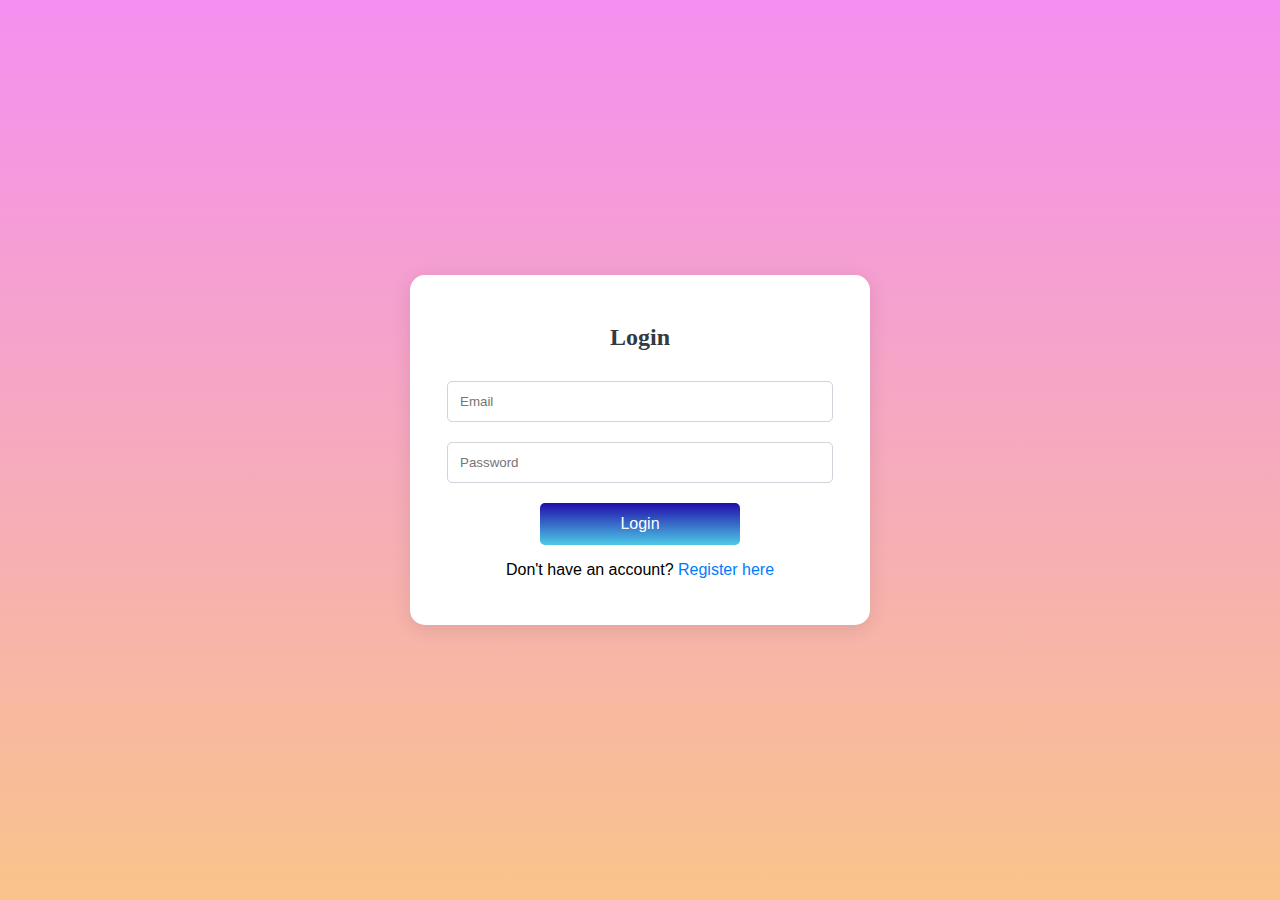
<file: index.html>
<!DOCTYPE html>
<html lang="en">
<head>
    <meta charset="UTF-8">
    <meta name="viewport" content="width=device-width, initial-scale=1.0">
    <title>Greeting App</title>
    <script>
        window.location.href = "login.html"; 
    </script>
</head>
<body></body>
</html>
</file>
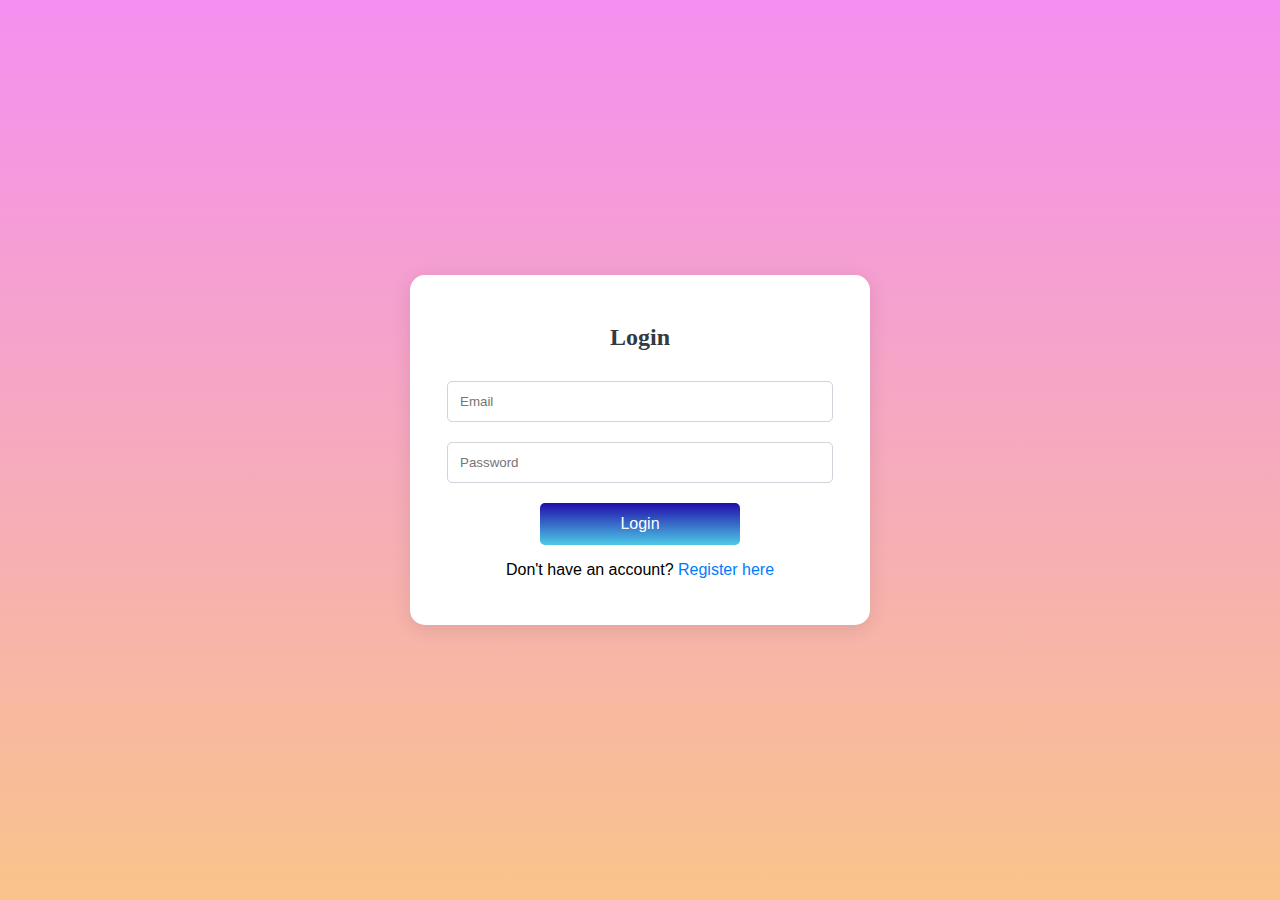
<file: dashboard.html>
<!DOCTYPE html>
<html lang="en">
<head>
    <meta charset="UTF-8">
    <meta name="viewport" content="width=device-width, initial-scale=1.0">
    <title>Dashboard</title>
    <link rel="stylesheet" href="style.css">
</head>
<body>
    <div class="container dashboard-container">
        <h2>Welcome, <span id="userName"></span>!</h2>
        
        <div class="greeting-input">
            <input type="text" id="greetingMsg" placeholder="Enter your greeting" required>
            <button onclick="addGreeting()">Add Greeting</button>
        </div>

        <ul id="greetingsList"></ul>

        <button class="logout-btn" onclick="logout()">Logout</button>
    </div>

    <script src="script.js"></script>
</body>
</html>
</file>
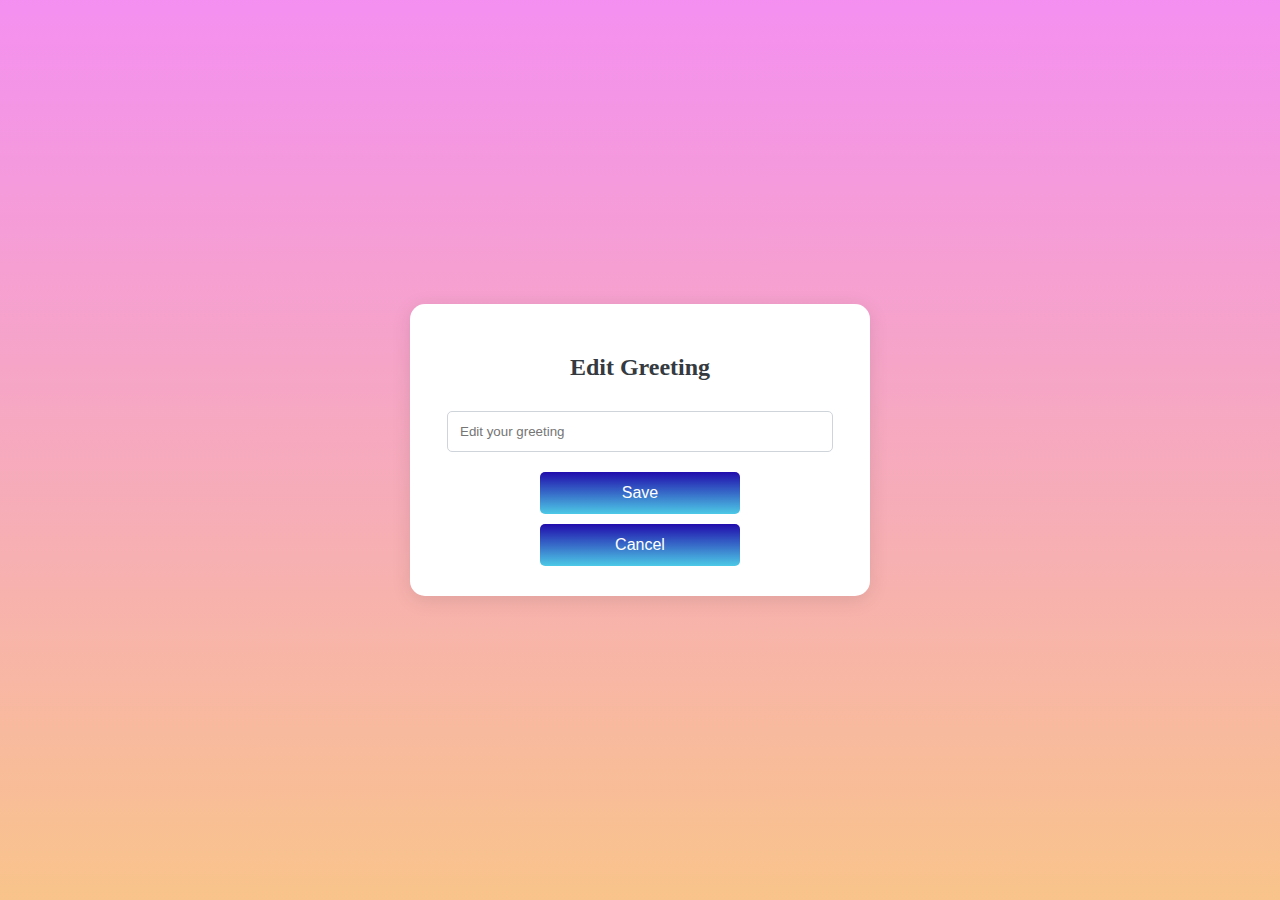
<file: edit.html>
<!DOCTYPE html>
<html lang="en">
<head>
    <meta charset="UTF-8">
    <meta name="viewport" content="width=device-width, initial-scale=1.0">
    <title>Edit Greeting</title>
    <link rel="stylesheet" href="style.css">
</head>
<body>
    <div class="container edit-container">
        <h2>Edit Greeting</h2>
        <input type="text" id="editGreetingMsg" placeholder="Edit your greeting" required>
        <div class="edit-buttons">
            <button onclick="updateGreeting()">Save</button>
            <button class="cancel-btn" onclick="cancelEdit()">Cancel</button>
        </div>
    </div>
    
    <script src="script.js"></script>
</body>
</html>
</file>
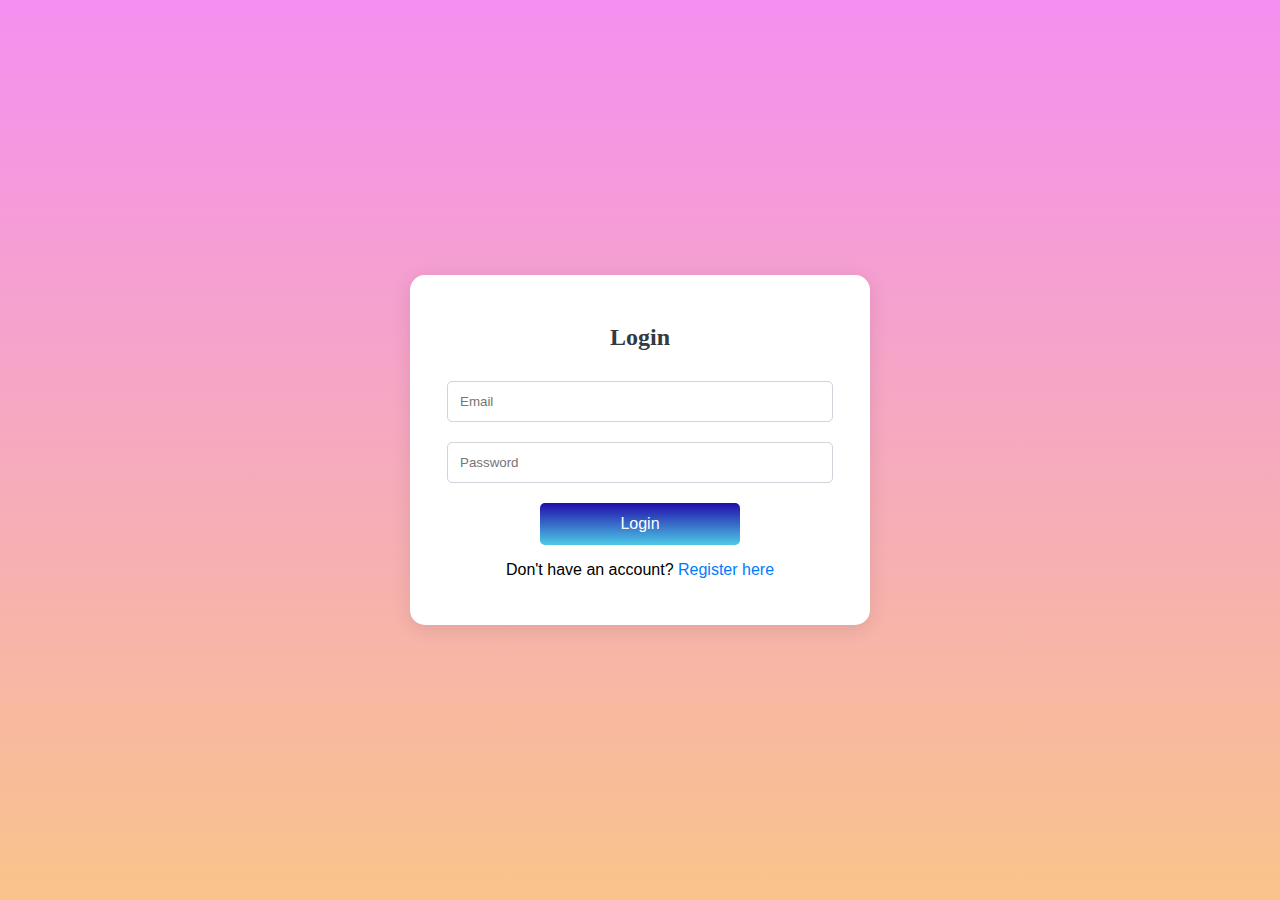
<file: login.html>
<!DOCTYPE html>
<html lang="en">
<head>
    <meta charset="UTF-8">
    <meta name="viewport" content="width=device-width, initial-scale=1.0">
    <title>Login</title>
    <link rel="stylesheet" href="style.css">
</head>
<body>
    <div class="container login-container">
        <h2>Login</h2>
        <input type="email" id="loginEmail" placeholder="Email" required>
        <input type="password" id="loginPassword" placeholder="Password" required>
        <button onclick="login()">Login</button>
        <p>Don't have an account? <a href="register.html">Register here</a></p>
    </div>
    <script src="script.js"></script>
</body>
</html>
</file>
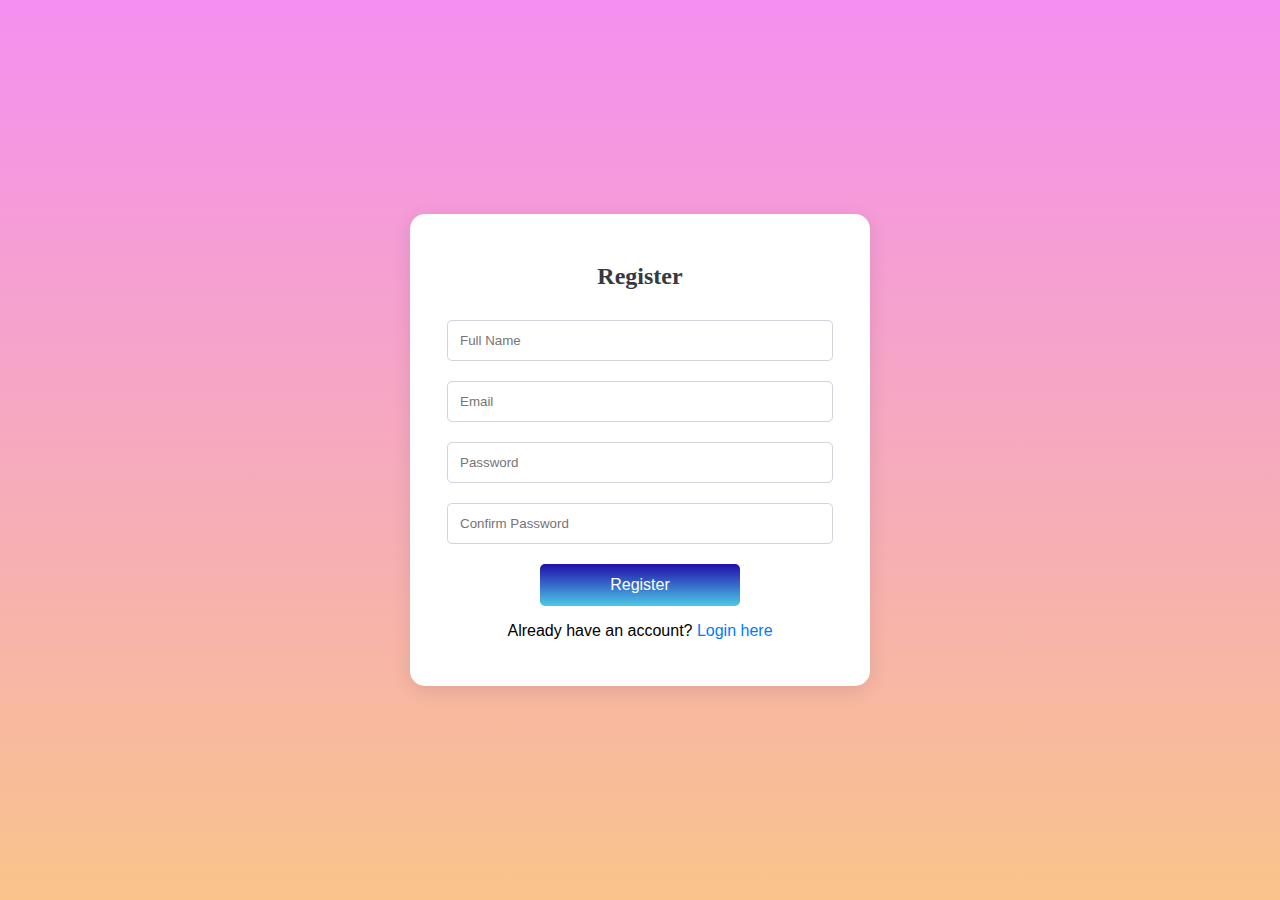
<file: register.html>
<!DOCTYPE html>
<html lang="en">
<head>
    <meta charset="UTF-8">
    <meta name="viewport" content="width=device-width, initial-scale=1.0">
    <title>Register</title>
    <link rel="stylesheet" href="style.css">
</head>
<body>
    <div class="container register-container">
        <h2>Register</h2>
        <input type="text" id="regName" placeholder="Full Name" required>
        <input type="email" id="regEmail" placeholder="Email" required>
        <input type="password" id="regPassword" placeholder="Password" required>
        <input type="password" id="regConfirmPassword" placeholder="Confirm Password" required>
        <button onclick="register()">Register</button>
        <p>Already have an account? <a href="login.html">Login here</a></p>
    </div>
    <script src="script.js"></script>
</body>
</html>
</file>
<file: style.css>
body {
    font-family: 'Arial', sans-serif;
    background: hsla(31, 90%, 76%, 1);
    background: linear-gradient(90deg, hsla(31, 90%, 76%, 1) 0%, hsla(302, 82%, 76%, 1) 100%);
    background: -moz-linear-gradient(90deg, hsla(31, 90%, 76%, 1) 0%, hsla(302, 82%, 76%, 1) 100%);
    background: -webkit-linear-gradient(90deg, hsla(31, 90%, 76%, 1) 0%, hsla(302, 82%, 76%, 1) 100%);
    filter: progid: DXImageTransform.Microsoft.gradient( startColorstr="#F9C58D", endColorstr="#F492F0", GradientType=1 );
    display: flex;
    justify-content: center;
    align-items: center;
    height: 100vh;
    margin: 0;
}

.container {
    background: white;
    padding: 30px;
    border-radius: 15px;
    box-shadow: 0 4px 20px rgba(0, 0, 0, 0.1);
    width: 90%;
    max-width: 400px;
    text-align: center;
}

h2 {
    margin-bottom: 20px;
    color: #343a40;
    font-family: 'Georgia', serif; 
}

input {
    width: 90%;
    padding: 12px;
    margin: 10px 0;
    border: 1px solid #ced4da;
    border-radius: 5px;
    transition: border-color 0.3s;
}

input:focus {
    border-color: #007BFF;
    outline: none;
}

button {
    width: 50%;
    padding: 12px;
    background: hsla(191, 75%, 60%, 1);
    background: linear-gradient(90deg, hsla(191, 75%, 60%, 1) 0%, hsla(248, 87%, 36%, 1) 100%);
    background: -moz-linear-gradient(90deg, hsla(191, 75%, 60%, 1) 0%, hsla(248, 87%, 36%, 1) 100%);
    background: -webkit-linear-gradient(90deg, hsla(191, 75%, 60%, 1) 0%, hsla(248, 87%, 36%, 1) 100%);
    filter: progid: DXImageTransform.Microsoft.gradient( startColorstr="#4DC9E6", endColorstr="#210CAE", GradientType=1 );
    color: white;
    border: none;
    border-radius: 5px;
    cursor: pointer;
    margin-top: 10px;
    font-size: 16px;
    transition: background 0.3s, transform 0.2s;
}

button:hover {
    background: #0056b3;
    transform: translateY(-2px);
}

a {
    color: #007BFF;
    text-decoration: none;
}

a:hover {
    text-decoration: underline;
}

.dashboard-container {
    margin-top: 20px;
}

#greetingsList {
    list-style: none;
    padding: 0;
    margin-top: 20px;
}

#greetingsList li {
    display: flex;
    justify-content: space-between;
    align-items: center;
    background: hsla(233, 100%, 90%, 1);
    background: linear-gradient(90deg, hsla(233, 100%, 90%, 1) 0%, hsla(0, 0%, 89%, 1) 100%);
    background: -moz-linear-gradient(90deg, hsla(233, 100%, 90%, 1) 0%, hsla(0, 0%, 89%, 1) 100%);
    background: -webkit-linear-gradient(90deg, hsla(233, 100%, 90%, 1) 0%, hsla(0, 0%, 89%, 1) 100%);
    filter: progid: DXImageTransform.Microsoft.gradient( startColorstr="#CAD0FF", endColorstr="#E3E3E3", GradientType=1 );
    padding: 10px;
    margin: 5px 0;
    border-radius: 5px;
    transition: background 0.3s;
}

#greetingsList li:hover {
    background: #e2e6ea;
}

#greetingsList button {
    padding: 5px 5px;
    border: none;   
    border-radius: 5px;
    cursor: pointer;
    width: 60px;
}

#greetingsList button:first-of-type {
    background: hsla(40, 94%, 74%, 1);  
    background: linear-gradient(90deg, hsla(40, 94%, 74%, 1) 0%, hsla(60, 89%, 72%, 1) 100%);
    background: -moz-linear-gradient(90deg, hsla(40, 94%, 74%, 1) 0%, hsla(60, 89%, 72%, 1) 100%);
    background: -webkit-linear-gradient(90deg, hsla(40, 94%, 74%, 1) 0%, hsla(60, 89%, 72%, 1) 100%);
    filter: progid: DXImageTransform.Microsoft.gradient( startColorstr="#FBD07C", endColorstr="#F7F779", GradientType=1 );
    color: rgb(140, 133, 133);
}

#greetingsList button:last-of-type {
    background: hsla(350, 93%, 61%, 1);
    background: linear-gradient(90deg, hsla(350, 93%, 61%, 1) 0%, hsla(8, 98%, 59%, 1) 100%);
    background: -moz-linear-gradient(90deg, hsla(350, 93%, 61%, 1) 0%, hsla(8, 98%, 59%, 1) 100%);
    background: -webkit-linear-gradient(90deg, hsla(350, 93%, 61%, 1) 0%, hsla(8, 98%, 59%, 1) 100%);
    filter: progid: DXImageTransform.Microsoft.gradient( startColorstr="#F83D5C", endColorstr="#FD4B2F", GradientType=1 );
    color: white;
}

.logout-btn {
    margin-top: 20px;
    background: hsla(350, 93%, 61%, 1);
    background: linear-gradient(90deg, hsla(350, 93%, 61%, 1) 0%, hsla(8, 98%, 59%, 1) 100%);
    background: -moz-linear-gradient(90deg, hsla(350, 93%, 61%, 1) 0%, hsla(8, 98%, 59%, 1) 100%);
    background: -webkit-linear-gradient(90deg, hsla(350, 93%, 61%, 1) 0%, hsla(8, 98%, 59%, 1) 100%);
    filter: progid: DXImageTransform.Microsoft.gradient( startColorstr="#F83D5C", endColorstr="#FD4B2F", GradientType=1 );
    width: 80px;
}

.logout-btn:hover {
    background: #C82333;
}


@media (max-width: 600px) {
    .container {
        padding: 20px;
    }

    button {
        font-size: 14px;
    }
}
</file>
